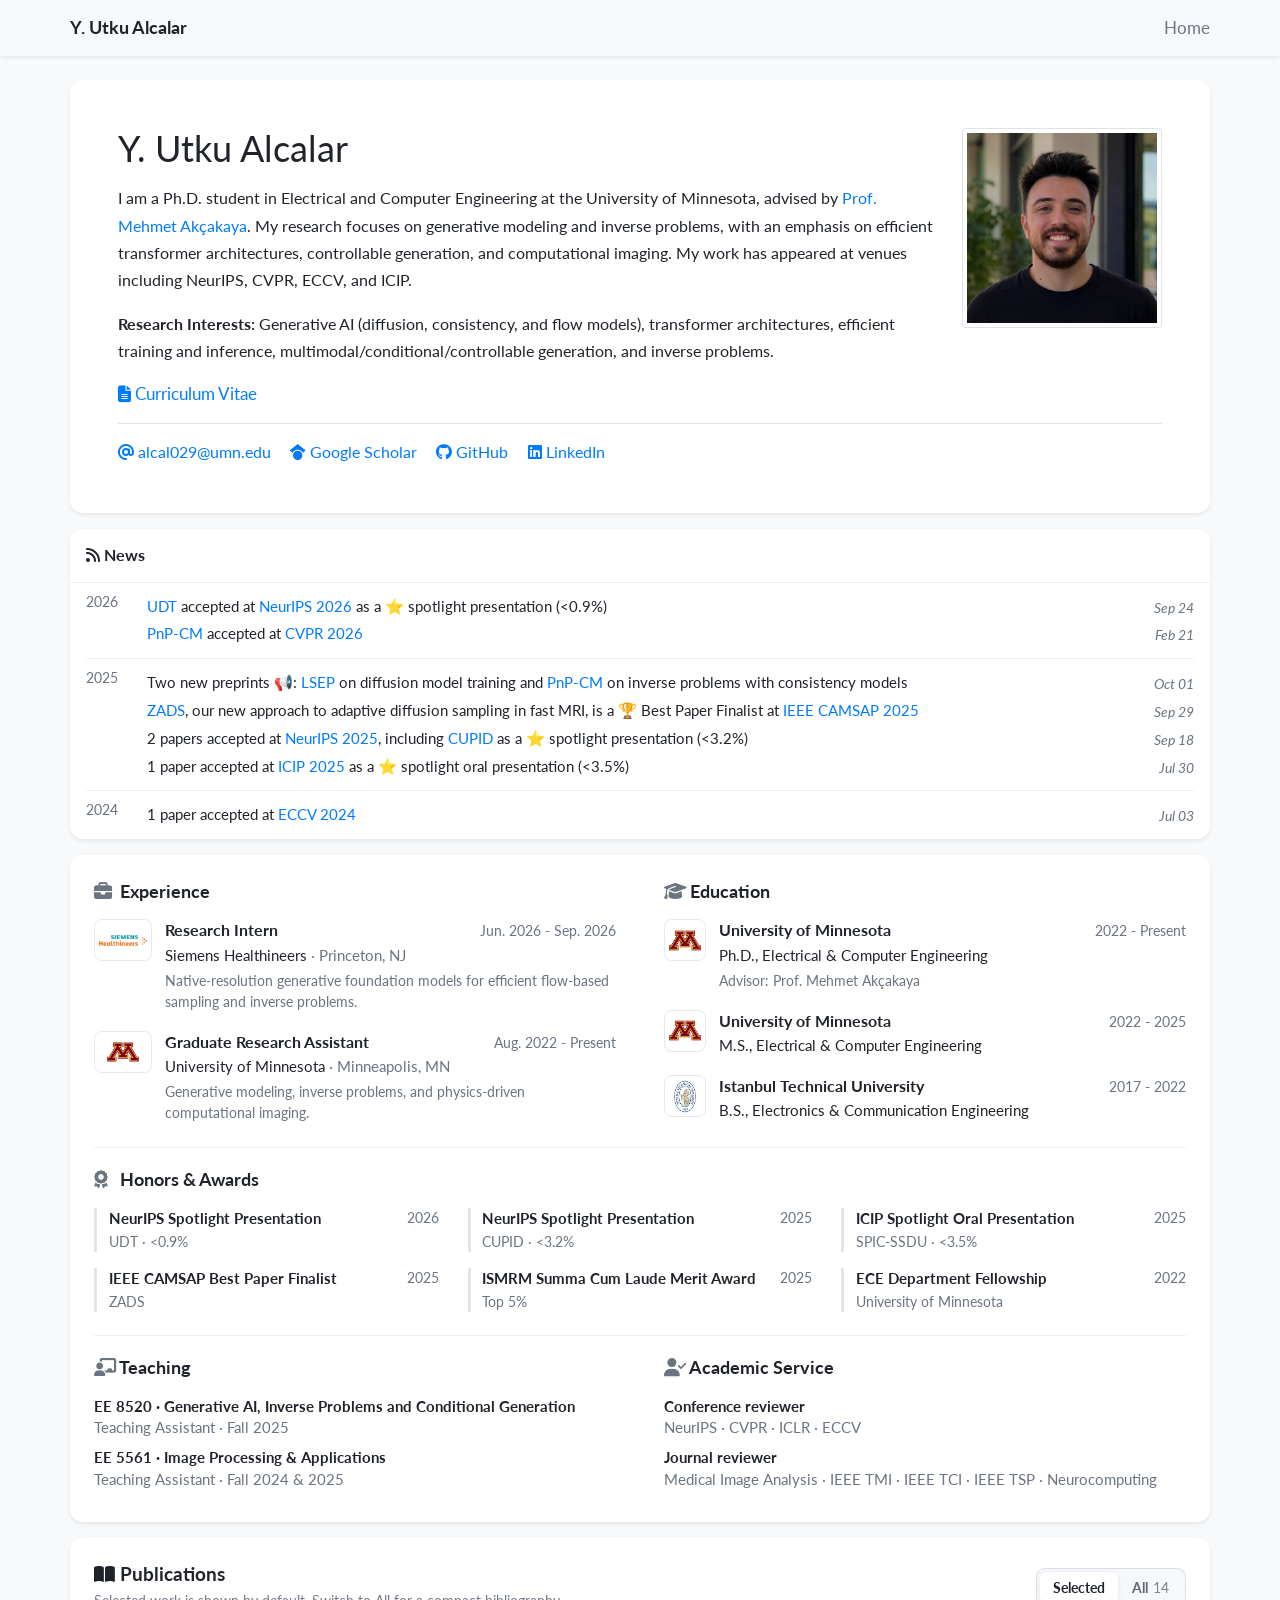
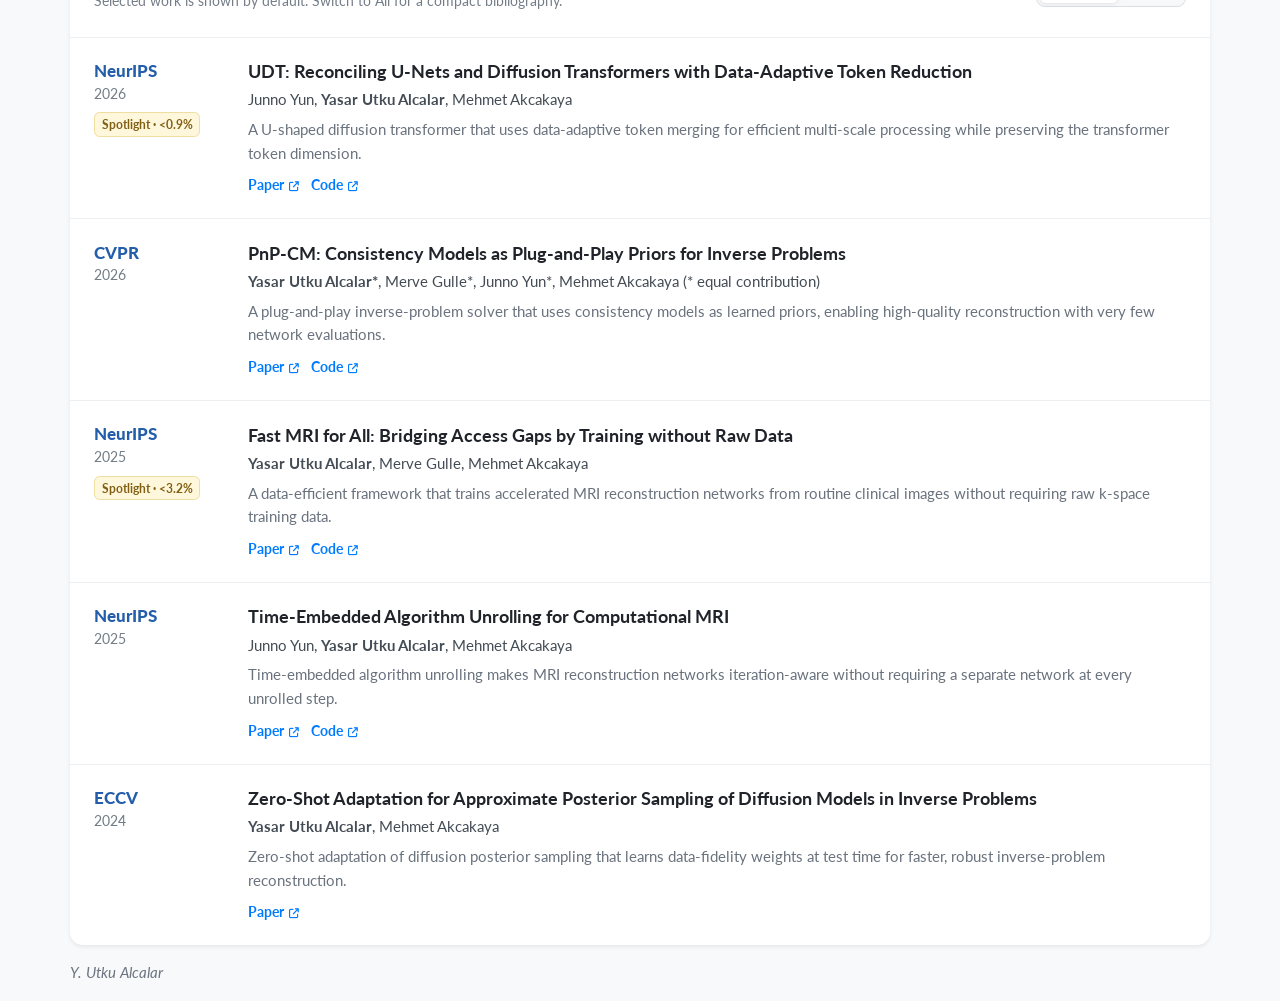
<file: index.html>
<!doctype html>
<html lang="en">
<head>
  <meta charset="utf-8">
  <meta name="viewport" content="width=device-width, initial-scale=1">
  <meta name="description" content="Y. Utku Alcalar — generative modeling, inverse problems, and computational imaging.">
  <title>Y. Utku Alcalar</title>
  <link rel="stylesheet" href="https://cdnjs.cloudflare.com/ajax/libs/font-awesome/6.5.1/css/all.min.css">
  <link rel="stylesheet" href="assets/css/site.css">
  <script defer src="data/site.js"></script>
  <script defer src="publications/publications.js"></script>
  <script defer src="assets/js/site.js"></script>
</head>
<body>
  <nav class="navbar" aria-label="Main navigation">
    <div class="container"><a id="brand" href="#">Y. Utku Alcalar</a><a href="#">Home</a></div>
  </nav>
  <main class="container">
    <section class="card profile" aria-labelledby="name">
      <img id="portrait" class="portrait" alt="Portrait of Y. Utku Alcalar" width="160" height="200">
      <h1 id="name"></h1>
      <div id="bio" class="bio"></div>
      <p><a id="cv" target="_blank" rel="noopener noreferrer"><i class="fas fa-file-alt" aria-hidden="true"></i> Curriculum Vitae</a></p>
      <div id="profile-links" class="profile-links"></div>
    </section>

    <section id="news-section" class="card news" aria-labelledby="news-heading">
      <h2 id="news-heading" class="card-heading"><i class="fas fa-rss" aria-hidden="true"></i> News</h2>
      <div id="news"></div>
    </section>

    <section id="background" class="card background" aria-label="Academic background">
      <div class="columns">
        <section id="experience-section"><h2><i class="fas fa-briefcase" aria-hidden="true"></i> Experience</h2><div id="experience" class="background-list"></div></section>
        <section id="education-section"><h2><i class="fas fa-graduation-cap" aria-hidden="true"></i> Education</h2><div id="education" class="background-list"></div></section>
      </div>
      <section id="awards-section" class="divided"><h2><i class="fas fa-award" aria-hidden="true"></i> Honors &amp; Awards</h2><div id="awards" class="awards"></div></section>
      <div class="columns divided">
        <section id="teaching-section"><h2><i class="fas fa-chalkboard-teacher" aria-hidden="true"></i> Teaching</h2><div id="teaching"></div></section>
        <section id="service-section"><h2><i class="fas fa-user-check" aria-hidden="true"></i> Academic Service</h2><div id="service"></div></section>
      </div>
    </section>

    <section id="publications-section" class="card publications" aria-labelledby="publications-heading">
      <header id="publications" class="publication-header">
        <div><h2 id="publications-heading"><i class="fas fa-book-open" aria-hidden="true"></i> Publications</h2><p>Selected work is shown by default. Switch to All for a compact bibliography.</p></div>
        <div class="publication-toggle" role="group" aria-label="Publication view">
          <button type="button" class="active" data-view="selected" aria-pressed="true" aria-controls="selected-publications">Selected</button>
          <button type="button" data-view="all" aria-pressed="false" aria-controls="all-publications">All <span id="publication-count"></span></button>
        </div>
      </header>
      <div id="selected-publications"></div>
      <div id="all-publications" hidden></div>
    </section>
    <noscript><p>Please enable JavaScript to display this site's content.</p></noscript>
  </main>
  <footer class="container" id="footer"></footer>
</body>
</html>
</file>
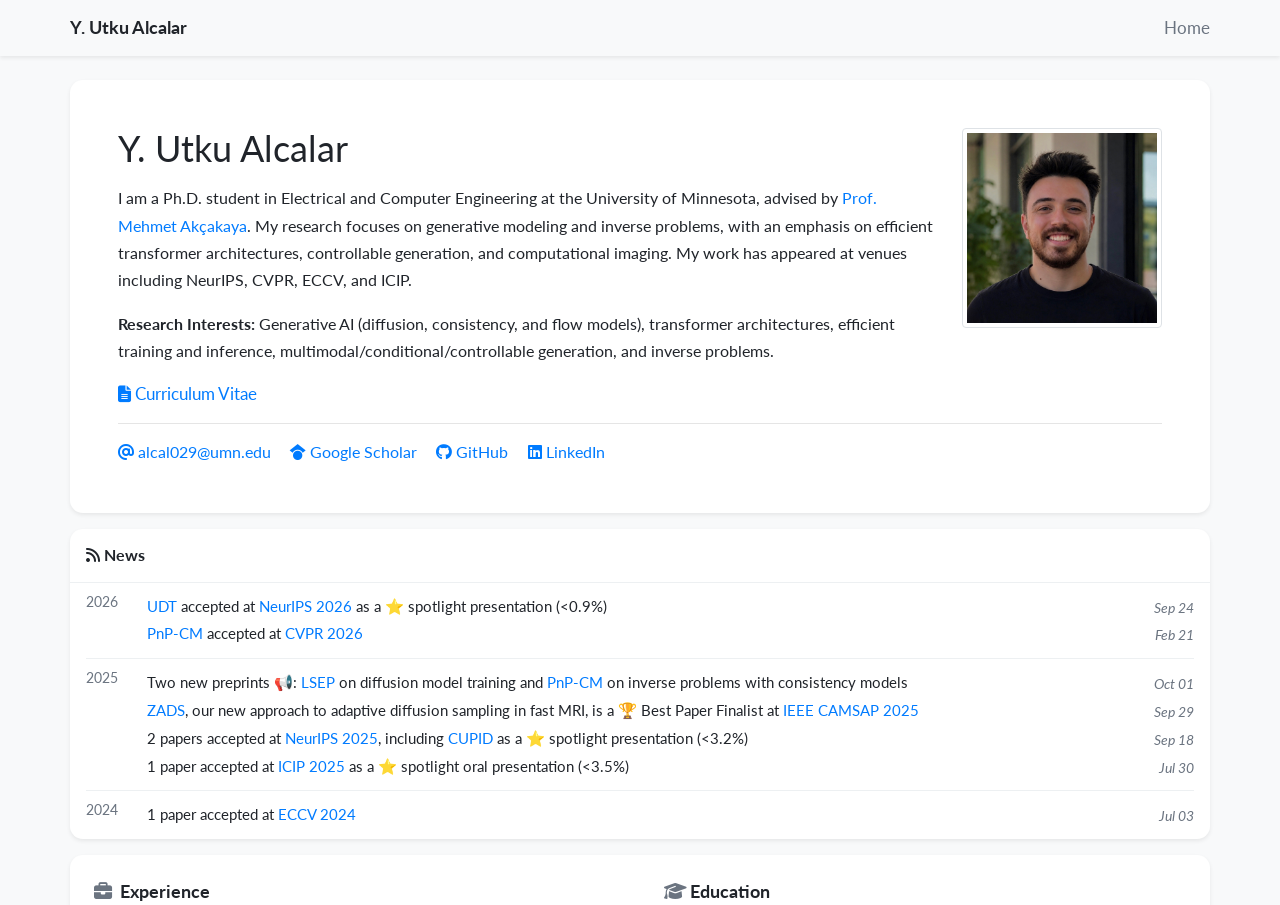
<file: preview.html>
<!doctype html>
<html lang="en"><head><meta charset="utf-8"><meta http-equiv="refresh" content="0;url=index.html"><title>Homepage</title></head><body><a href="index.html">View homepage</a></body></html>
</file>
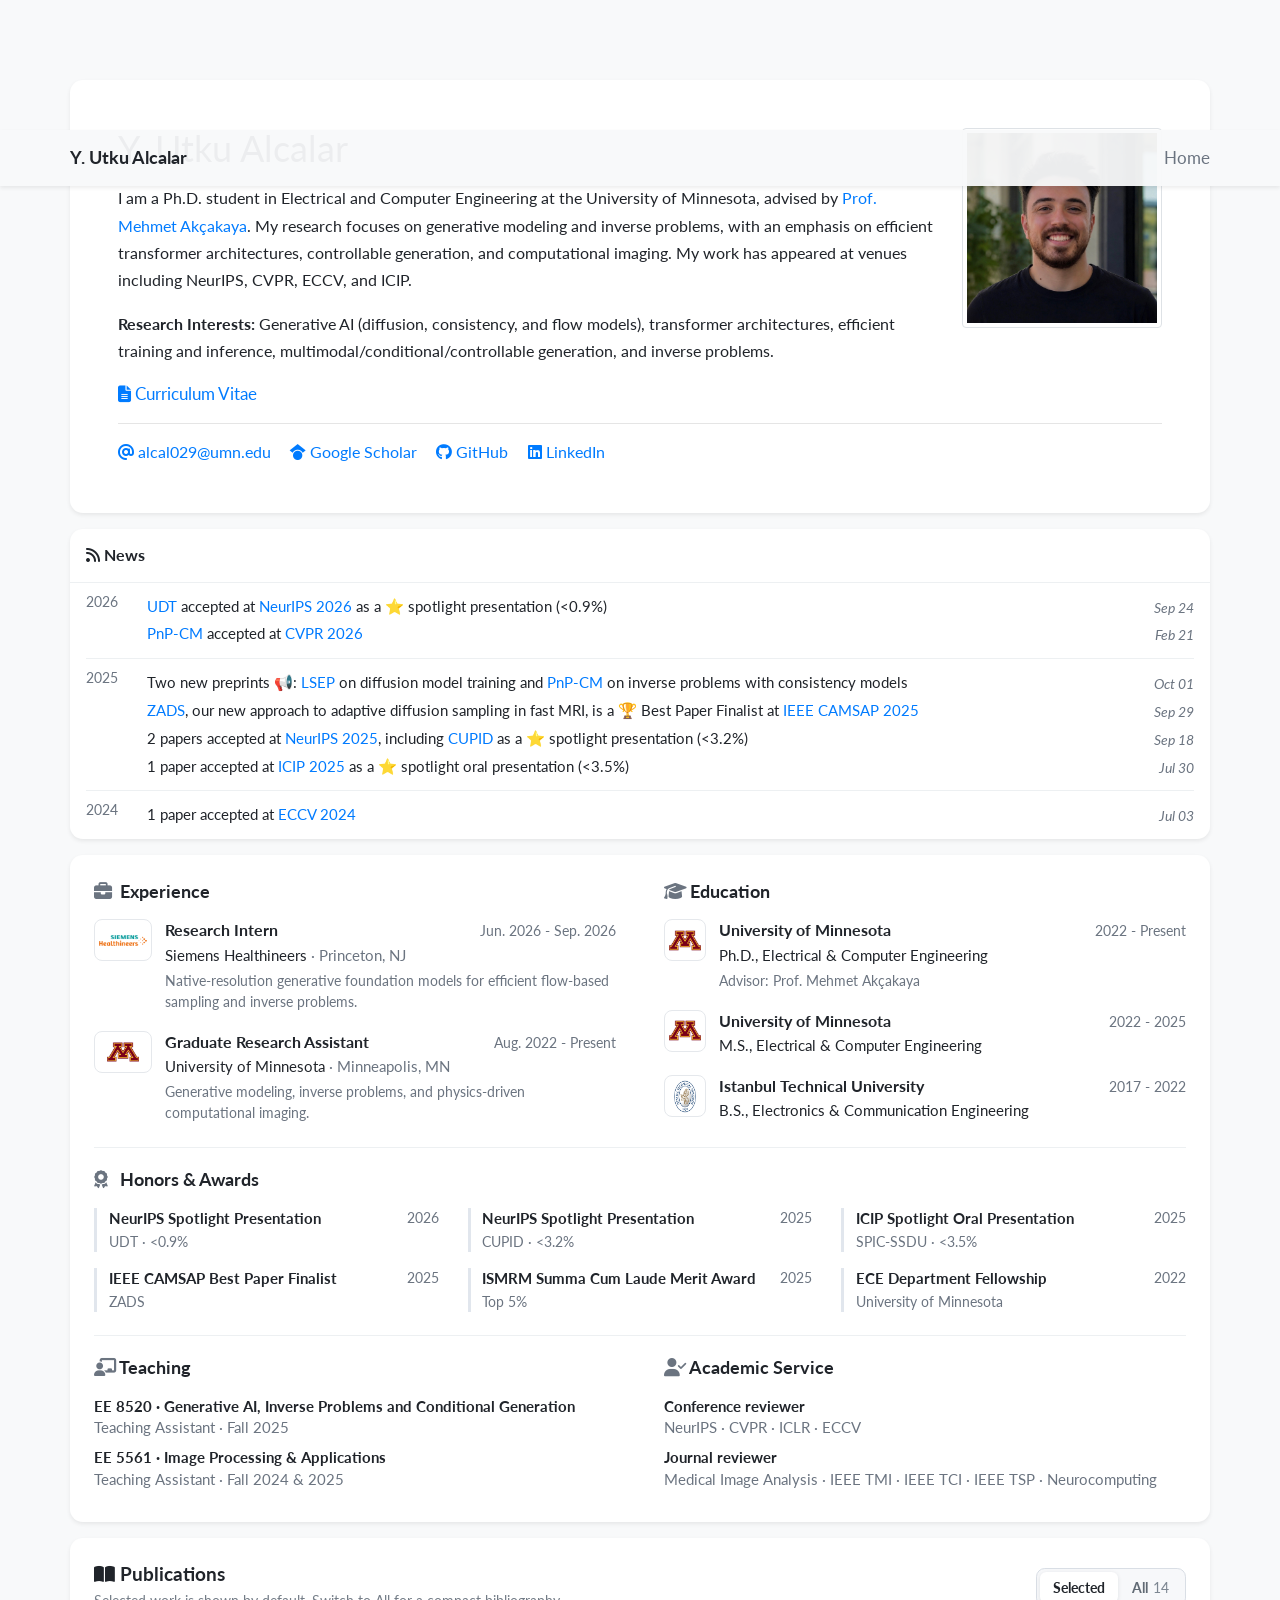
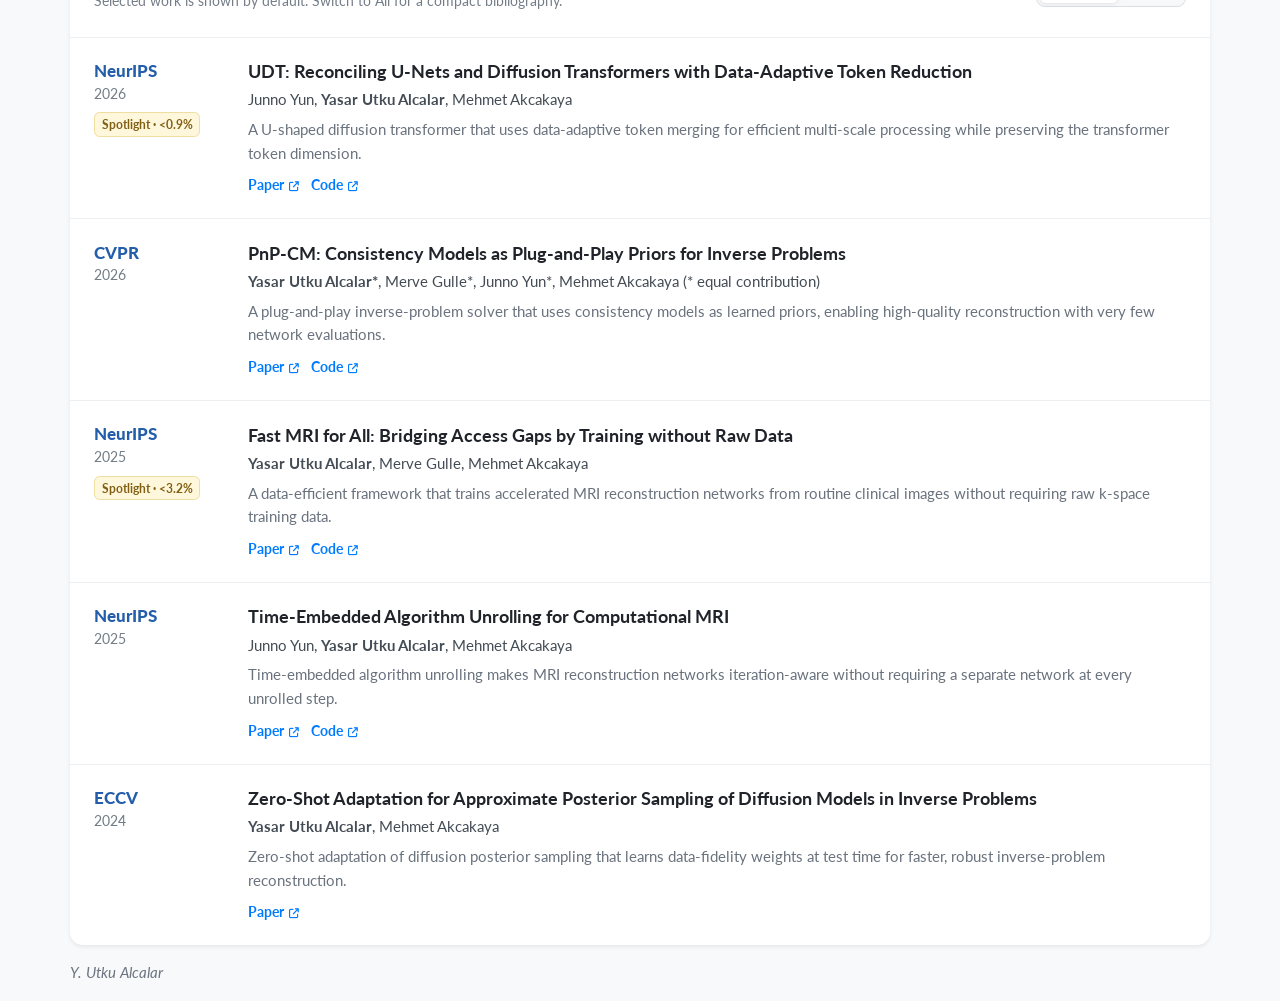
<file: publications.html>
<!doctype html>
<html lang="en"><head><meta charset="utf-8"><meta http-equiv="refresh" content="0;url=index.html#publications"><title>Publications</title></head><body><a href="index.html#publications">View publications</a></body></html>
</file>
<file: assets/css/site.css>
/* Layout and typography. Font Awesome supplies the original decorative icons. */
@import url('https://fonts.googleapis.com/css2?family=Lato:wght@400;700;900&display=swap');
:root { --ink: #20242a; --muted: #6b7480; --line: #edf0f2; --blue: #245eaa; }
* { box-sizing: border-box; }
[hidden] { display: none !important; }
html { scroll-behavior: smooth; scroll-padding-top: 5rem; }
body { margin: 0; padding-top: 5rem; background: #f8f9fa; color: var(--ink); font: 17px/1.55 Lato, Arial, sans-serif; }
a { color: #007bff; text-decoration: none; }
a:hover { color: #0056b3; text-decoration: underline; }
h1, h2, h3, p { margin: 0; }
h1 { font-size: 2.25rem; font-weight: 400; line-height: 1.12; }
h2 { font-size: 1.13rem; line-height: 1.3; margin-bottom: 1rem; }
.background h2 i { width: 1.35rem; color: var(--muted); }
.publication-links a i { font-size: .72em; margin-left: .12rem; }
.container { width: calc(100% - 30px); max-width: 1140px; margin: auto; }
.navbar { position: fixed; inset: 0 0 auto; background: #f8f9faf2; box-shadow: 0 2px 4px #00000013; z-index: 1; }
.navbar .container { display: flex; align-items: center; justify-content: space-between; min-height: 56px; }
.navbar a { color: var(--muted); }
#brand { font-size: 1.12rem; font-weight: 700; color: var(--ink); }
.card { background: white; border-radius: .8rem; box-shadow: 0 2px 4px #00000013; margin-bottom: 1rem; }
.profile { padding: 3rem; }
.portrait { float: right; height: 200px; width: auto; max-width: 35%; object-fit: contain; padding: 4px; border: 1px solid #dee2e6; border-radius: .25rem; margin: 0 0 1.5rem 1.5rem; }
.bio { font-size: 1.02rem; line-height: 1.68; margin-top: 1rem; }
.bio p + p { margin-top: 1rem; }
.profile > p { margin-top: 1rem; }
.profile-links { clear: both; display: flex; flex-wrap: wrap; gap: .5rem 1.2rem; border-top: 1px solid #0000001a; padding-top: 1rem; margin-top: 1rem; font-size: 1rem; }
.profile-links a { white-space: nowrap; }
.card-heading { padding: 1rem; border-bottom: 1px solid var(--line); margin: 0; font-size: 1rem; }
.news { font-size: .96rem; }
.news-group { display: grid; grid-template-columns: 45px minmax(0, 1fr); gap: 1rem; margin: 0 1rem; padding: .5rem 0; }
.news-group + .news-group { border-top: 1px solid var(--line); }
.news-entry { display: flex; gap: 1rem; justify-content: space-between; margin: .25rem 0; }
.news-entry time { align-self: flex-end; font-style: italic; }
.background { padding: 1.55rem 1.5rem 1.45rem; }
.columns { display: grid; grid-template-columns: repeat(2, minmax(0, 1fr)); gap: 3rem; }
.background-list { display: grid; gap: 1.1rem; }
.background-item { display: flex; align-items: flex-start; gap: .8rem; }
.logo-wrap { width: 42px; height: 42px; flex: 0 0 42px; display: flex; align-items: center; justify-content: center; border: 1px solid #e5e8ec; border-radius: .5rem; overflow: hidden; }
.logo-wrap.wide { width: 58px; flex-basis: 58px; padding: 4px; }
.logo-wrap img { max-width: 82%; max-height: 82%; object-fit: contain; }
.logo-wrap.wide img { max-width: 100%; max-height: 100%; }
.background-content { flex: 1; min-width: 0; }
.entry-heading { display: flex; align-items: baseline; gap: .4rem; justify-content: space-between; }
.entry-heading strong { font-size: 1rem; line-height: 1.35; }
.date { font-size: .88rem; color: var(--muted); white-space: nowrap; }
.muted { color: var(--muted); }
.role { font-size: .96rem; margin-top: .08rem; }
.detail { font-size: .9rem; color: var(--muted); line-height: 1.45; margin-top: .24rem; }
.divided { border-top: 1px solid var(--line); padding-top: 1.25rem; margin-top: 1.45rem; }
.awards { display: grid; grid-template-columns: repeat(3, minmax(0, 1fr)); gap: 1rem 1.8rem; }
.award { display: flex; justify-content: space-between; gap: .75rem; padding-left: .72rem; border-left: 3px solid #e1e6ed; font-size: .94rem; line-height: 1.35; }
.award .detail { font-size: .86rem; }
.compact-entry { margin-bottom: .58rem; font-size: .92rem; line-height: 1.4; }
.compact-entry strong, .compact-entry span { display: block; }
.compact-entry span { color: var(--muted); margin-top: .08rem; }
.publications { overflow: hidden; }
.publication-header { display: flex; align-items: center; justify-content: space-between; gap: 1rem; padding: 1.5rem; border-bottom: 1px solid var(--line); }
.publication-header h2 { font-size: 1.16rem; margin-bottom: .25rem; }
.publication-header p { color: #747d87; font-size: .9rem; }
.publication-toggle { display: flex; flex-shrink: 0; border: 1px solid #d9dee5; border-radius: .55rem; padding: 3px; background: #f7f8fa; }
.publication-toggle button { border: 0; background: transparent; color: #616a74; font: 700 .9rem Lato, Arial, sans-serif; padding: .44rem .82rem; border-radius: .4rem; cursor: pointer; }
.publication-toggle button.active { background: white; color: var(--ink); box-shadow: 0 1px 4px #141c261a; }
button:focus-visible, a:focus-visible { outline: 2px solid #4a78c2; outline-offset: 2px; }
#publication-count { color: #7d8792; font-weight: 400; margin-left: .15rem; }
.publication-item { display: grid; align-items: start; border-bottom: 1px solid var(--line); }
.publication-item:last-child { border-bottom: 0; }
.selected { grid-template-columns: 132px minmax(0, 1fr); gap: 1.35rem; padding: 1.35rem 1.5rem; }
.venue { font-size: 1.05rem; line-height: 1.15; font-weight: 900; color: var(--blue); padding-top: .1rem; }
.year { font-size: .88rem; color: #727c86; margin-top: .16rem; }
.publication-type { display: inline-block; margin-top: .35rem; padding: .12rem .4rem; border: 1px solid #cdddf0; border-radius: .3rem; background: #edf4fc; color: #315f98; font-size: .72rem; font-weight: 700; line-height: 1.3; }
.highlight { display: inline-block; margin-top: .5rem; font-size: .76rem; line-height: 1.25; font-weight: 700; color: #805e12; background: #fff7db; border: 1px solid #f0dda0; padding: .23rem .42rem; border-radius: .35rem; }
.publication-item h3 { font-size: 1.15rem; line-height: 1.34; margin-bottom: .34rem; }
.authors { font-size: .94rem; line-height: 1.4; color: #444c55; }
.summary { font-size: .95rem; line-height: 1.55; color: #69727d; margin-top: .48rem; }
.publication-links { margin-top: .58rem; display: flex; flex-wrap: wrap; gap: .8rem; font-size: .9rem; font-weight: 700; }
.year-group { display: grid; grid-template-columns: 74px minmax(0, 1fr); gap: .65rem; padding: 1rem 1.5rem; border-bottom: 1px solid var(--line); }
.year-group:last-child { border-bottom: 0; }
.group-year { font-size: 1.06rem; font-weight: 900; color: #4c5661; padding-top: .18rem; }
.compact { grid-template-columns: 82px minmax(0, 1fr) auto; gap: .75rem; padding: .54rem 0; border-bottom-style: dashed; }
.compact .venue { font-size: .84rem; font-weight: 800; color: #315f98; }
.compact h3 { font-size: .94rem; line-height: 1.4; margin-bottom: .08rem; }
.compact h3 a { color: inherit; }
.compact .authors { font-size: .82rem; line-height: 1.35; color: #7a838c; }
.compact-highlight { font-size: .72rem; font-weight: 700; color: #805e12; white-space: nowrap; }
footer { padding-bottom: 1rem; font-size: .96rem; font-style: italic; color: var(--muted); }
@media (max-width: 1199px) { .container { max-width: 960px; } .awards { grid-template-columns: repeat(2, minmax(0, 1fr)); } }
@media (max-width: 991px) { .container { max-width: 720px; } .columns { grid-template-columns: 1fr; gap: 1.5rem; } }
@media (max-width: 767px) {
  body { font-size: 16px; padding-top: 4.7rem; }
  .container { max-width: 540px; }
  .profile { padding: 1.5rem; }
  h1 { font-size: 1.82rem; }
  .portrait { width: 54px; height: 54px; border-radius: 50%; object-fit: cover; padding: 0; margin-left: .6rem; }
  .bio { font-size: .98rem; line-height: 1.6; }
  .publication-header { align-items: flex-start; flex-direction: column; padding: 1rem; }
  .publication-toggle { width: 100%; }
  .publication-toggle button { flex: 1; }
  .selected { grid-template-columns: 1fr; gap: .45rem; padding: 1.15rem 1.2rem; }
  .selected .venue-column { display: flex; align-items: baseline; flex-wrap: wrap; gap: .45rem; }
  .highlight { margin-top: 0; }
  .publication-item h3 { font-size: 1.08rem; }
  .year-group { grid-template-columns: 1fr; padding: .9rem 1.2rem; }
  .group-year { border-bottom: 1px solid var(--line); padding-bottom: .35rem; }
  .compact { grid-template-columns: 70px minmax(0, 1fr); }
  .compact h3 { font-size: .94rem; }
  .compact-highlight { grid-column: 2; white-space: normal; }
  .entry-heading { flex-direction: column; gap: .1rem; }
  .news-entry { flex-direction: column; gap: 0; }
}
@media (max-width: 575px) { .awards { grid-template-columns: 1fr; } }
@media (max-width: 420px) {
  .compact { grid-template-columns: 1fr; gap: .12rem; }
  .compact-highlight { grid-column: 1; }
  .logo-wrap { width: 38px; height: 38px; flex-basis: 38px; }
  .logo-wrap.wide { width: 50px; flex-basis: 50px; }
}
@media (prefers-reduced-motion: reduce) { html { scroll-behavior: auto; } }
</file>
